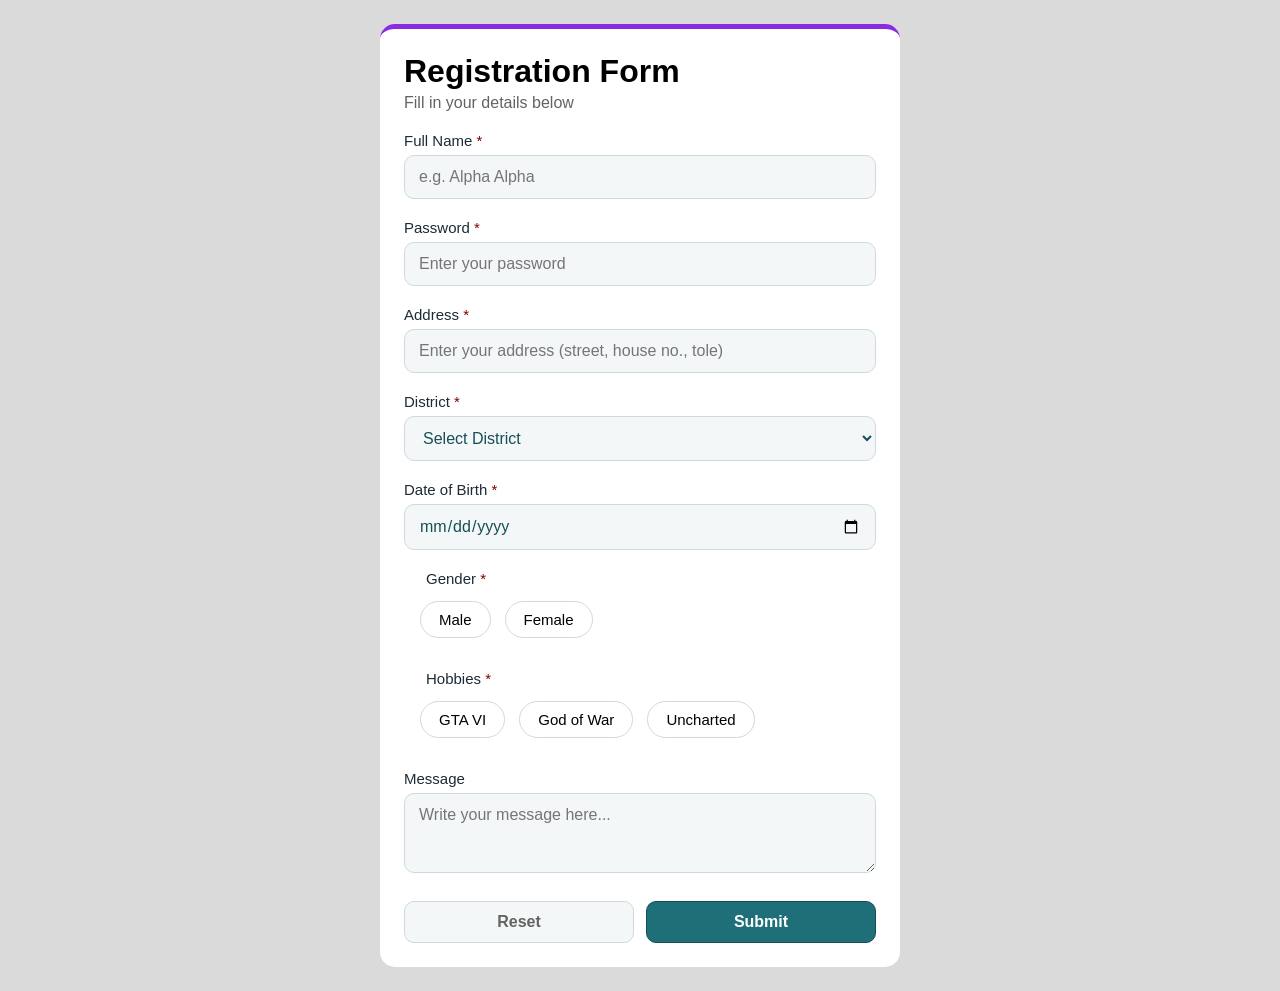
<file: Registeration form/index.html>
<!DOCTYPE html>
<html lang="en">
<head>
    <meta charset="UTF-8">
    <meta name="viewport" content="width=device-width, initial-scale=1.0">
    <title>Register</title>
    <link rel="stylesheet" href="index.css">
</head>
<body>
    <main class="form-wrapper">
        <form class="form-card" action="submit">
            <header class="form-header">
                <h1>Registration Form</h1>
                <p class="sub">Fill in your details below</p>
            </header>

            <!-- Name -->
            <div class="field">
                <label class="field-label" for="name">Full Name <span class="danger-text">*</span></label>
                <input
                    type="text"
                    id="name"
                    name="name"
                    placeholder="e.g. Alpha Alpha"
                    required
                >
            </div>

            <!-- Password -->
            <div class="field">
                <label class="field-label" for="password">Password <span class="danger-text">*</span></label>
                <input
                    type="password"
                    id="password"
                    name="password"
                    placeholder="Enter your password"
                    required
                >
            </div>

            <!-- Address -->
            <div class="field">
                <label class="field-label" for="address">Address <span class="danger-text">*</span></label>
                <input
                    type="text"
                    id="address"
                    name="address"
                    placeholder="Enter your address (street, house no., tole)"
                    required
                >
            </div>

            <!-- District -->
            <div class="field">
                <label class="field-label" for="district">District <span class="danger-text">*</span></label>
                <select name="district" id="district" required>
                    <option value="" disabled selected>Select District</option>
                    <option value="rupandehi">Rupandehi</option>
                    <option value="kathmandu">Kathmandu</option>
                    <option value="chitwan">Chitwan</option>
                </select>
            </div>

            <!-- Date of Birth -->
            <div class="field">
                <label class="field-label" for="dob">Date of Birth <span class="danger-text">*</span></label>
                <input type="date" id="dob" name="dob" required>
            </div>

            <!-- Gender -->
            <fieldset class="field">
                <legend class="legend">Gender <span class="danger-text">*</span></legend>
                <div class="option-group">
                    <label class="option">
                        <input type="radio" name="gender" value="male" required>
                        <span>Male</span>
                    </label>
                    <label class="option">
                        <input type="radio" name="gender" value="female">
                        <span>Female</span>
                    </label>
                </div>
            </fieldset>

            <!-- Hobbies -->
            <fieldset class="field">
                <legend class="legend">Hobbies <span class="danger-text">*</span></legend>
                <div class="option-group">
                    <label class="option">
                        <input type="checkbox" name="hobbies" value="gta6">
                        <span>GTA VI</span>
                    </label>
                    <label class="option">
                        <input type="checkbox" name="hobbies" value="god_of_war">
                        <span>God of War</span>
                    </label>
                    <label class="option">
                        <input type="checkbox" name="hobbies" value="uncharted">
                        <span>Uncharted</span>
                    </label>
                </div>
            </fieldset>

            <!-- Message Field -->
            <div class="field">
                <label class="field-label" for="message">Message</label>
                <textarea name="message" id="message" rows="3" placeholder="Write your message here..."></textarea>
            </div>

            <!-- Actions -->
            <div class="button-group">
                <button type="reset" class="btn btn-reset">Reset</button>
                <button type="submit" class="btn btn-submit">Submit</button>
            </div>
        </form>
    </main>
</body>
</html>
</file>
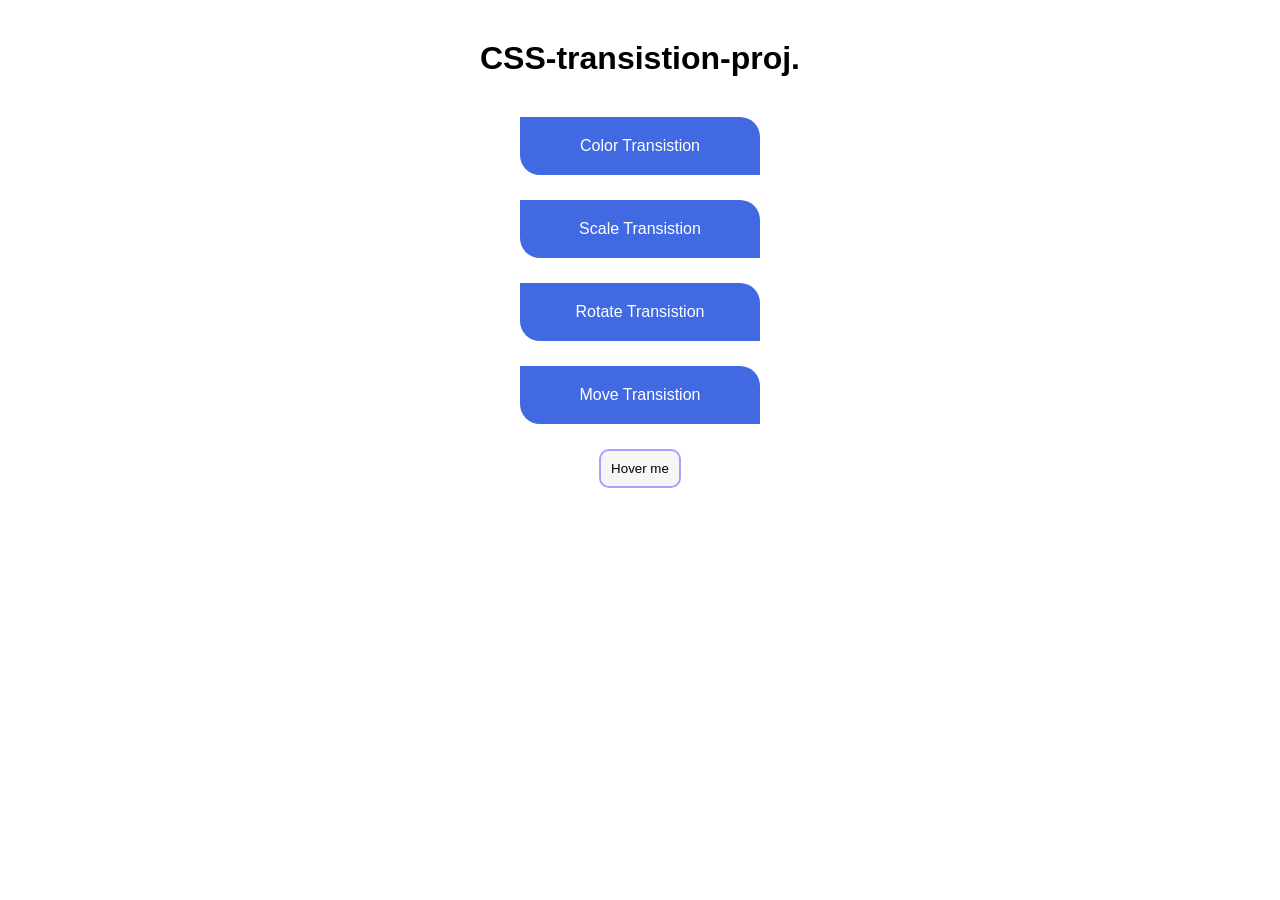
<file: Transistion/Transistion.html>
<!DOCTYPE html>
<html lang="en">
<head>
    <meta charset="UTF-8">
    <meta name="viewport" content="width=device-width, initial-scale=1.0">
    <title>CSS-transistion-proj.</title>
    <link rel="stylesheet" href="Transistion.css">
</head>
<body>
<h1>CSS-transistion-proj.</h1>
<div class="container">
<div class="box box1">
Color Transistion
</div>
<div class="box box2">
    Scale Transistion
</div>
<div class="box box3">
    Rotate Transistion
</div>
<div class="box box4">
    Move Transistion
</div>
<Button class="btn">
    Hover me
</Button>
</div>
    
</body>
</html>
</file>
<file: Registeration form/index.css>
:root {
    --bg: #e8eef2;
    --card: #ffffff;
    --ink: #1c2b36;
    --muted: #5d7080;
    --line: #cfd9e0;
    --accent: #1f6f78;
    --accent-dark: #164f56;
    --tint: #e3f1f2;
    --danger: maroon;
}

* {
    box-sizing: border-box;
    font-family: 'Trebuchet MS', 'Lucida Sans Unicode', 'Lucida Grande', 'Lucida Sans', Arial, sans-serif;
}
.form-wrapper{
    width: 520px;
    
}
body {
    background-color: rgb(218, 218, 218);
    display: flex;
    align-items: center;
    justify-content: center;
    min-height: 100vh;
    margin: 0;
    padding: 24px 0;
}

.form-outline {
    width: 100%;
    max-width: 520px;
    margin: auto;
    padding: 0 16px;
}

.form-card {
    padding: 24px;
    width: 100%;
    background-color: white;
    border-radius: 15px;
    border-top: 5px solid blueviolet;
}

.danger-text {
    color: var(--danger);
}

h1 {
    font-size: 32px;
    margin: 0 0 4px;
}

.sub {
    margin: 0 0 20px;
    color: rgb(99, 99, 99);
}

.field {
    margin-bottom: 20px;
}

.field-label,
.legend {
    display: block;
    margin-bottom: 6px;
    font-size: 15px;
    color: #1c2b36;
}

input[type=text],
input[type=password],
input[type="date"],
textarea {
    width: 100%;
    padding: 12px 14px;
    border-radius: 10px;
    font: inherit;
    color: #164f56;
    background-color: rgb(244, 247, 247);
    border: 1.5px solid var(--line);
}

select {
    width: 100%;
    padding: 12px 40px 12px 14px;
    border: 1.5px solid var(--line);
    font: inherit;
    color: #164f56;
    border-radius: 10px;
    background-color: rgb(244, 247, 247);
}

fieldset {
    border: 1.5px solid var(--line);
    border-radius: 10px;
    padding: 10px 14px 12px;
    background-color: rgb(244, 247, 247);
}

.legend {
    padding: 0 6px;
    margin-bottom: 0;
}

.option-group {
    display: flex;
    flex-wrap: wrap;
    gap: 14px;
    margin-top: 4px;
}

.option {
    display: inline-flex;
    align-items: center;
    gap: 6px;
    cursor: pointer;
}

.option input[type="radio"],
.option input[type="checkbox"] {
    accent-color: var(--accent);
    margin: 0;
    cursor: pointer;
}

.button-group {
    display: flex;
    gap: 12px;
    margin-top: 24px;
}

.btn-reset,
.btn-submit {
    flex: 1;
    padding: 11px 16px;
    border-radius: 10px;
    font: inherit;
    font-weight: 600;
    cursor: pointer;
}

.btn-reset {
    background-color: rgb(244, 247, 247);
    color: rgb(99, 99, 99);
    border: 1.5px solid var(--line);
    transition: .1s;
}
.btn-reset:hover{
    color: white;
    background-color: #969696;
}

.btn-submit {
    background-color: var(--accent);
    color: white;
    border: 1.5px solid var(--accent-dark);
        transition: .1s;

}
.btn-submit:hover{
        color: black;
    background-color: #a0f7ff;
}
input:focus,
textarea:focus,
select:focus{
    border-color: #1f6f78;
    box-shadow: 0 0 0 4px #3299a4;
}
.option span{
    display: inline-block;
    padding: 9px 18px;
    border: 1.5px solid var(--line);
    border-radius: 999px;
    cursor: pointer;
    font-size: 15px;
    transition: .3s;
}

.option input:checked + span{

    background-color: var(--accent);
    border-color: var(--accent);
    color: #fff;
}

input[type="checkbox"] {
  position: absolute;
  opacity: 0;
  width: 0;
  height: 0;
}
input[type="radio"] {
  position: absolute;
  opacity: 0;
  width: 0;
  height: 0;
}
fieldset{
    border: none;
    background-color: white;
}
</file>
<file: Transistion/Transistion.css>
body{
    font-family: Arial, Helvetica, sans-serif;
    text-align: center;
    background-color: #ffffff;
}
h1{
    margin-top: 40px;
}
.container{
    display: flex;
    flex-direction: column;
    align-items: center;
    gap: 25px;
    margin-top: 40px;
}
.box{
    width: 200px;
    padding: 20px;
    color: white;
    background-color: royalblue;
    border-radius: 0%20px;
    transition: .5s;
}

.box1:hover{
    background-color: black;
}
.box2:hover{
    background-color: black;
    transform: scale(1.1);
}
.box3:hover{
    background-color: black;
    transform: rotate(10deg);
}
.box4:hover{
    background-color: rgb(0, 255, 13);
     translate: 20px 0px;
}
.btn{
    border: none;
    padding: 10px;
    background-color: rgb(246, 246, 246);
    border-radius: 10px;
    border: 2px solid rgb(162, 162, 255);
    transition: .2s;
}
.btn:hover{
    background-color: rgb(0, 255, 89);
    color: white;
        transform: scale(1.2);
}
</file>
